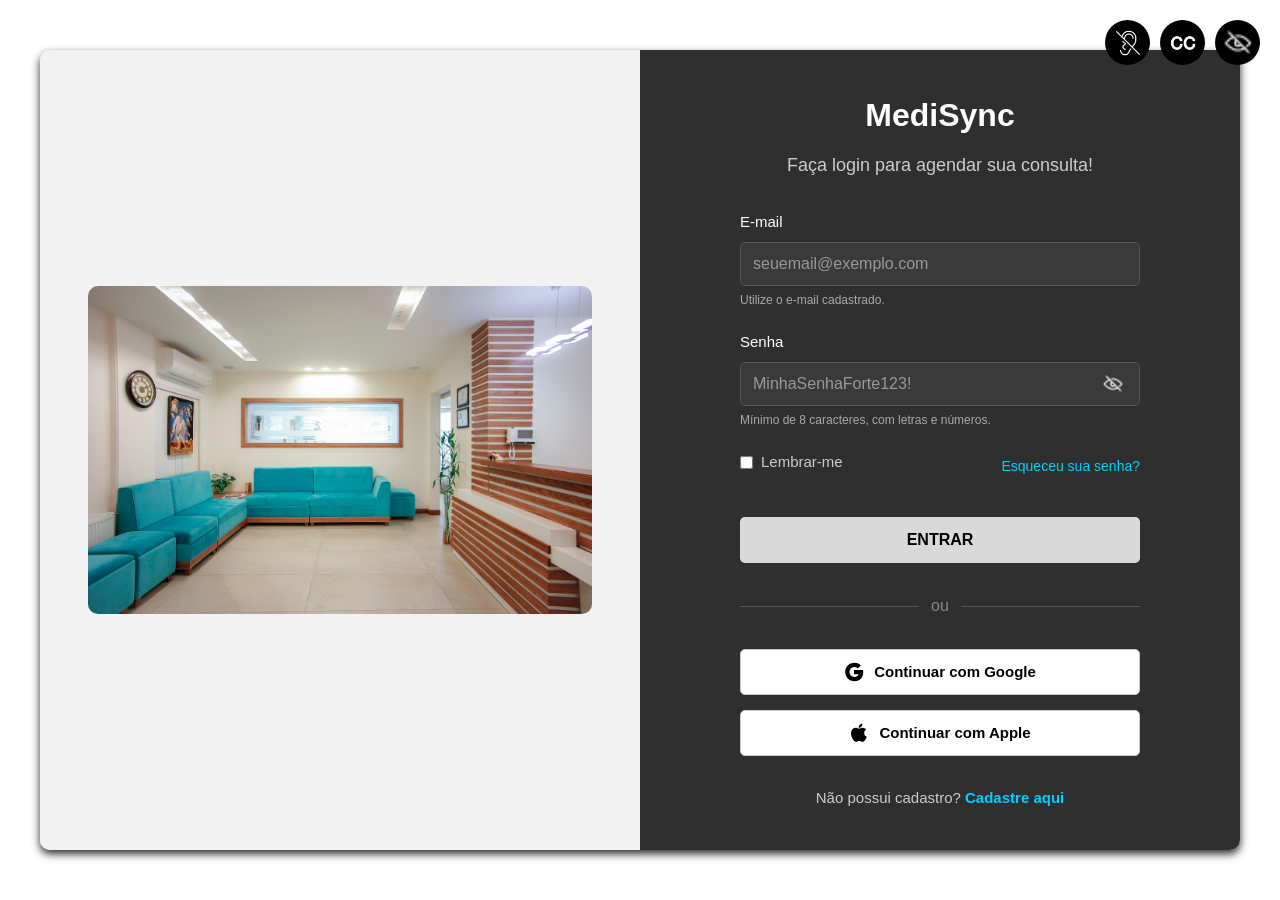
<file: index.html>
<!DOCTYPE html>
<html lang="pt-BR">
<head>
    <meta charset="UTF-8" />
    <meta name="viewport" content="width=device-width, initial-scale=1.0" />
    <title>MediSync - Login</title>
    <link rel="stylesheet" href="style.css" />
    <meta name="description" content="Faça login no MediSync para agendar suas consultas médicas de forma rápida e fácil." />
    <meta name="keywords" content="MediSync, login, agendamento de consulta, saúde, médico, online" />
    <meta name="author" content="Seu Nome ou Nome da Empresa" />
    <link rel="icon" href="favicon.ico" type="image/x-icon" />
</head>
<body>
    <header class="accessibility-header" role="banner">
        <nav aria-label="Recursos de Acessibilidade">
            <ul>
                <li>
                    <button id="toggleSurdo" aria-label="Ativar/desativar modo para deficientes auditivos" title="Modo para Deficientes Auditivos">
                        <img src="icon surdo.png" alt="Ícone de deficiente auditivo" />
                        <span class="sr-only">Ativar/desativar modo para deficientes auditivos</span>
                    </button>
                </li>
                <li>
                    <button id="toggleLegenda" aria-label="Ativar/desativar visualização de legendas adicionais" title="Visualização de Legendas">
                        <img src="icon legenda (2).png" alt="Ícone de legendas" />
                        <span class="sr-only">Ativar/desativar visualização de legendas adicionais</span>
                    </button>
                </li>
                <li>
                    <button id="toggleContrast" aria-label="Ativar/desativar alto contraste" title="Alto Contraste">
                        <img src="olho-acessibilidade.png" alt="Ícone de alto contraste" />
                        <span class="sr-only">Ativar/desativar alto contraste</span>
                    </button>
                </li>
            </ul>
        </nav>
    </header>

    <main class="container" role="main">
        <section class="left" aria-labelledby="image-description">
            <img
                src="foto tela de login.jpg"
                alt="Imagem ilustrativa de um tablet com uma interface médica exibindo um aplicativo de agendamento de consultas. A tela mostra opções para escolher especialidade, data e horário, e alguns dados de paciente fictício."
                class="responsive-img"
                role="img"
                id="image-description"
            />
        </section>

        <section class="right" aria-labelledby="login-heading">
            <div class="login-box">
                <h1 class="logo" id="login-heading">MediSync</h1>
                <p class="subtitle">Faça login para agendar sua consulta!</p>

                <form aria-label="Formulário de Login">
                    <div class="form-group">
                        <label for="email">E-mail</label>
                        <input
                            type="email"
                            id="email"
                            name="email"
                            placeholder="seuemail@exemplo.com"
                            required
                            autocomplete="username"
                            aria-describedby="email-hint"
                        />
                        <small id="email-hint" class="hint-text">Utilize o e-mail cadastrado.</small>
                    </div>

                    <div class="form-group">
                        <label for="senha">Senha</label>
                        <div class="password-container">
                            <input
                                type="password"
                                id="senha"
                                name="senha"
                                placeholder="MinhaSenhaForte123!"
                                required
                                autocomplete="current-password"
                                aria-describedby="password-hint"
                            />
                            <button
                                type="button"
                                class="toggle-password"
                                id="togglePasswordBtn"
                                aria-label="Mostrar ou ocultar senha"
                                title="Mostrar/Ocultar Senha"
                            >
                                <img src="olho-acessibilidade.png" alt="Ícone de um olho aberto para mostrar senha" />
                                <span class="sr-only">Mostrar/Ocultar Senha</span>
                            </button>
                        </div>
                        <small id="password-hint" class="hint-text">Mínimo de 8 caracteres, com letras e números.</small>
                    </div>

                    <div class="extras">
                        <label for="remember-me" class="checkbox-label">
                            <input type="checkbox" id="remember-me" name="remember-me" />
                            Lembrar-me
                        </label>
                        <a href="#" class="forgot-password-link" aria-label="Clique para redefinir sua senha">Esqueceu sua senha?</a>
                    </div>

                    <button type="submit" class="submit-button">ENTRAR</button>
                </form>

                <div class="divider"><span>ou</span></div>

                <div class="social-login" aria-label="Opções de login social">
                    <button class="google-btn" aria-label="Continuar com Google">
                        <img src="google-logo.svg" alt="Logo do Google" width="20" height="20" />
                        Continuar com Google
                    </button>
                    <button class="apple-btn" aria-label="Continuar com Apple">
                        <img src="mac-logo.svg" alt="Logo da Apple" width="20" height="20" />
                        Continuar com Apple
                    </button>
                </div>

                <div class="register">
                    <p>Não possui cadastro? <a href="#" aria-label="Clique aqui para se cadastrar">Cadastre aqui</a></p>
                </div>

                <div id="caption-box" class="caption" role="status" aria-live="polite" hidden>
                    Legendas ativadas. Esta é uma simulação de conteúdo falado para demonstração de acessibilidade.
                </div>
            </div>
        </section>
    </main>

    <script>
        document.getElementById('togglePasswordBtn').addEventListener('click', function() {
            const senhaInput = document.getElementById('senha');
            const type = senhaInput.getAttribute('type') === 'password' ? 'text' : 'password';
            senhaInput.setAttribute('type', type);
            this.setAttribute('aria-label', type === 'password' ? 'Mostrar senha' : 'Ocultar senha');
        });

        document.getElementById('toggleSurdo').addEventListener('click', function() {
            alert('Simulando acionamento do modo para deficientes auditivos. Em uma aplicação real, isso poderia ajustar volume, oferecer transcrições, etc.');
        });

        document.getElementById('toggleLegenda').addEventListener('click', function() {
            const captionBox = document.getElementById('caption-box');
            captionBox.hidden = !captionBox.hidden;
            if (!captionBox.hidden) {
                alert('Simulando acionamento da visualização de legendas adicionais. As legendas foram ativadas abaixo.');
            } else {
                alert('Simulando desativação da visualização de legendas adicionais. As legendas foram desativadas.');
            }
        });

        document.getElementById('toggleContrast').addEventListener('click', function() {
            document.body.classList.toggle('high-contrast');
            if (document.body.classList.contains('high-contrast')) {
                alert('Modo de alto contraste ativado.');
            } else {
                alert('Modo de alto contraste desativado.');
            }
        });
    </script>
</body>
</html>
</file>
<file: style.css>
* {
    box-sizing: border-box;
    margin: 0;
    padding: 0;
}

body {
    font-family: Arial, sans-serif;
    height: 100vh;
    display: flex;
    justify-content: center; 
    align-items: center; 
    background-color: #ffffff;
    color: #333;
    line-height: 1.6;
}

.container {
    display: flex;
    flex-wrap: wrap;
    width: 100%;
    max-width: 1200px; 
    box-shadow: 0 4px 8px #2D2D2D; 
    border-radius: 10px; 
    overflow: hidden; 
}

.left {
    width: 50%;
    min-height: 100%; 
    background: #f2f2f2;
    display: flex;
    align-items: center;
    justify-content: center;
    padding: 20px; 
}

.left img { 
    max-width: 90%;
    height: auto;
    border-radius: 10px;
    display: block;
}

.right {
    width: 50%;
    background-color: #2f2f2f;
    color: #fff;
    display: flex;
    flex-direction: column; 
    align-items: center;
    justify-content: center;
    padding: 40px;
}

.login-box {
    width: 100%;
    max-width: 400px;
    text-align: center; 
}

.logo {
    font-size: 32px; 
    margin-bottom: 10px; 
    color: #ffffff; 
}

.subtitle { 
    font-size: 18px;
    margin-bottom: 30px;
    font-weight: normal;
    color: #ccc;
}

form {
    text-align: left; 
}
.form-group {
    margin-bottom: 20px; 
}

form label {
    display: block;
    margin-bottom: 8px; 
    font-size: 15px;
    color: #fff; 
}

input[type="email"],
input[type="password"] {
    width: 100%;
    padding: 12px;
    font-size: 16px; 
    border: 1px solid #555; 
    border-radius: 5px;
    background-color: #3a3a3a; 
    color: #fff; 
    transition: border-color 0.3s ease; 

}input[type="email"]:active,
input[type="password"]:active {
    width: 100%;
    padding: 12px;
    font-size: 16px; 
    border: 1px solid #555; 
    border-radius: 5px;
    background-color: #3a3a3a; 
    color: #fff; 
    transition: border-color 0.3s ease; 
}

input[type="email"]:focus,
input[type="password"]:focus {
    outline: none;
    border-color: #ffffff; 
}

input::placeholder { 
    color: #999;
}

.hint-text {
    font-size: 12px;
    color: #aaa;
    margin-top: 5px;
    display: block; 
}

.password-container {
    position: relative;
    width: 100%;
}

.toggle-password {
    position: absolute;
    right: 12px;
    top: 50%;
    transform: translateY(-50%);
    cursor: pointer;
    background: none; 
    border: none; 
    padding: 5px;
    z-index: 2;
    display: flex;
    align-items: center;
    justify-content: center;
}

.toggle-password img {
    width: 20px;
    height: 20px; 
    object-fit: contain; 
}

.toggle-password:focus {
    outline: 2px solid #ffffff;
    outline-offset: 2px;
}

.extras {
    display: flex;
    justify-content: space-between;
    align-items: center;
    margin: 15px 0 25px; 
    font-size: 14px;
}

.checkbox-label { 
    display: flex;
    align-items: center;
    cursor: pointer;
    color: #ccc;
}

.checkbox-label input[type="checkbox"] {
    margin-right: 8px; 
    accent-color: #ffffff; 
}

.forgot-password-link { 
    color: #00d0ff; 
    text-decoration: none; 
    transition: color 0.2s ease, text-decoration 0.2s ease;
}
.forgot-password-link:hover {
    color: #fff;
    text-decoration: underline; 
}

.submit-button { 
    width: 100%;
    padding: 14px;
    background-color: #D9D9D9;
    color: black;
    border: none;
    border-radius: 5px;
    font-weight: bold;
    font-size: 16px; 
    margin-top: 10px;
    cursor: pointer;
    transition: background-color 0.3s;
    text-transform: uppercase; 
}
.submit-button:hover {
    background-color: #bfbfbf; 
}
.submit-button:focus { 
    outline: 2px solid #ffffff;
    outline-offset: 2px;
}


.divider {
    text-align: center;
    margin: 30px 0; 
    position: relative;
    color: #888; 
}

.divider span {
    background-color: #2f2f2f;
    padding: 0 12px;
    position: relative;
    z-index: 1;
}

.divider::before {
    content: "";
    position: absolute;
    top: 50%;
    left: 0;
    height: 1px;
    width: 100%;
    background-color: #555; 
    z-index: 0;
}

.social-login {
    display: flex;
    flex-direction: column;
    gap: 15px; 
    align-items: center;
}

.google-btn,
.apple-btn {
    width: 100%;
    padding: 12px;
    border: 1px solid #ccc; 
    border-radius: 5px;
    background-color: #fff;
    color: #000;
    font-weight: bold;
    font-size: 15px;
    cursor: pointer;
    display: flex;
    align-items: center;
    justify-content: center;
    gap: 10px;
    transition: background-color 0.2s, border-color 0.2s;
}
.google-btn:hover,
.apple-btn:hover {
    background-color: #e6e6e6;
    border-color: #999;
}
.google-btn:focus,
.apple-btn:focus { 
    outline: 2px solid #ffffff;
    outline-offset: 2px;
}

.register {
    text-align: center;
    margin-top: 30px; 
    font-size: 15px;
    color: #ccc;
}
.register a {
    color: #00d0ff;
    text-decoration: none;
    font-weight: bold; 
    transition: color 0.2s ease, text-decoration 0.2s ease;
}
.register a:hover {
    color: #fff;
    text-decoration: underline;
}

.accessibility-header { 
    position: fixed;
    top: 20px; 
    right: 20px;
    z-index: 1000;
}

.accessibility-header nav ul {
    list-style: none; 
    display: flex; 
    gap: 10px; 
}

.accessibility-header nav button {
    background: #000;
    border: none;
    padding: 8px;
    cursor: pointer;
    border-radius: 50%; 
    display: flex;
    justify-content: center;
    align-items: center;
    width: 45px; 
    height: 45px;
    transition: background-color 0.3s ease;
}
.accessibility-header nav button:hover {
    background-color: #333;
}
.accessibility-header nav button:focus { 
    outline: 2px solid #ffffff;
    outline-offset: 2px;
}

.accessibility-header img {
    display: block;
    width: 100%;
    height: 100%;
    max-width: 28px; 
    max-height: 28px;
    object-fit: contain;
}

.sr-only { 
    position: absolute;
    width: 1px;
    height: 1px;
    padding: 0;
    margin: -1px;
    overflow: hidden;
    clip: rect(0, 0, 0, 0);
    white-space: nowrap;
    border: 0;
}

.caption {
    margin-top: 25px; 
    background: rgba(255, 255, 255, 0.1); 
    padding: 12px; 
    border-radius: 8px; 
    font-size: 14px;
    color: #fff;
    text-align: center;
    border: 1px solid rgba(255, 255, 255, 0.2); 
}

.high-contrast {
    background-color: black !important;
    color: yellow !important;
}
.high-contrast .right {
    background-color: black !important;
    color: yellow !important;
}
.high-contrast input,
.high-contrast label,
.high-contrast a,
.high-contrast .divider span,
.high-contrast .hint-text,
.high-contrast .checkbox-label,
.high-contrast .register p { 
    color: yellow !important;
}
.high-contrast .submit-button,
.high-contrast .google-btn,
.high-contrast .apple-btn {
    background-color: yellow !important;
    color: black !important;
    border-color: yellow !important;
}
.high-contrast .google-btn img,
.high-contrast .apple-btn img {
    filter: invert(1);
}
.high-contrast .toggle-password img {
    filter: invert(1); 
}
.high-contrast input[type="email"],
.high-contrast input[type="password"] {
    background-color: #333 !important; 
    border-color: yellow !important;
}
.high-contrast .divider::before {
    background-color: yellow !important; 
}
.high-contrast .forgot-password-link,
.high-contrast .register a,
.high-contrast .logo {
    color: yellow !important;
}
.high-contrast .accessibility-header nav button {
    background-color: yellow !important;
    border: 1px solid yellow !important;
}
.high-contrast .accessibility-header img {
    filter: invert(1); 
}


@media (max-width: 768px) {
    .container {
        flex-direction: column;
        height: auto; 
        box-shadow: none; 
    }
    .left,
    .right {
        width: 100%;
        min-height: auto; 
        padding: 30px 20px; 
    }
    .left {
        order: 2; 
        padding-top: 0; 
    }
    .right {
        order: 1; 
    }

    .login-box {
        max-width: none; 
    }

    .logo {
        font-size: 28px;
    }

    .subtitle {
        font-size: 16px;
    }

    .extras {
        flex-direction: column; 
        align-items: flex-start; 
        gap: 10px; 
    }
    .forgot-password-link {
        margin-top: 5px; 

    .social-login {
        gap: 12px;
    }

    .accessibility-header {
        position: fixed;
        bottom: 10px; 
        right: 10px;
        top: auto; 
        left: auto;
        width: auto;
        background: none;
        box-shadow: none;
        padding: 0;
    }
}
    .accessibility-header nav ul {
        flex-direction: row; 
        justify-content: flex-end; 
    }

    .accessibility-header nav button {
        width: 40px; 
        height: 40px;
        padding: 6px;
    }
    .accessibility-header img {
        max-width: 24px;
        max-height: 24px;
    }
}

@media (max-width: 480px) {
    .right {
        padding: 20px 15px; 
    }
    .logo {
        font-size: 26px;
    }
    .subtitle {
        font-size: 15px;
    }
    input[type="email"],
    input[type="password"],
    .submit-button,
    .google-btn,
    .apple-btn {
        font-size: 14px;
        padding: 10px;
    }
}
</file>
